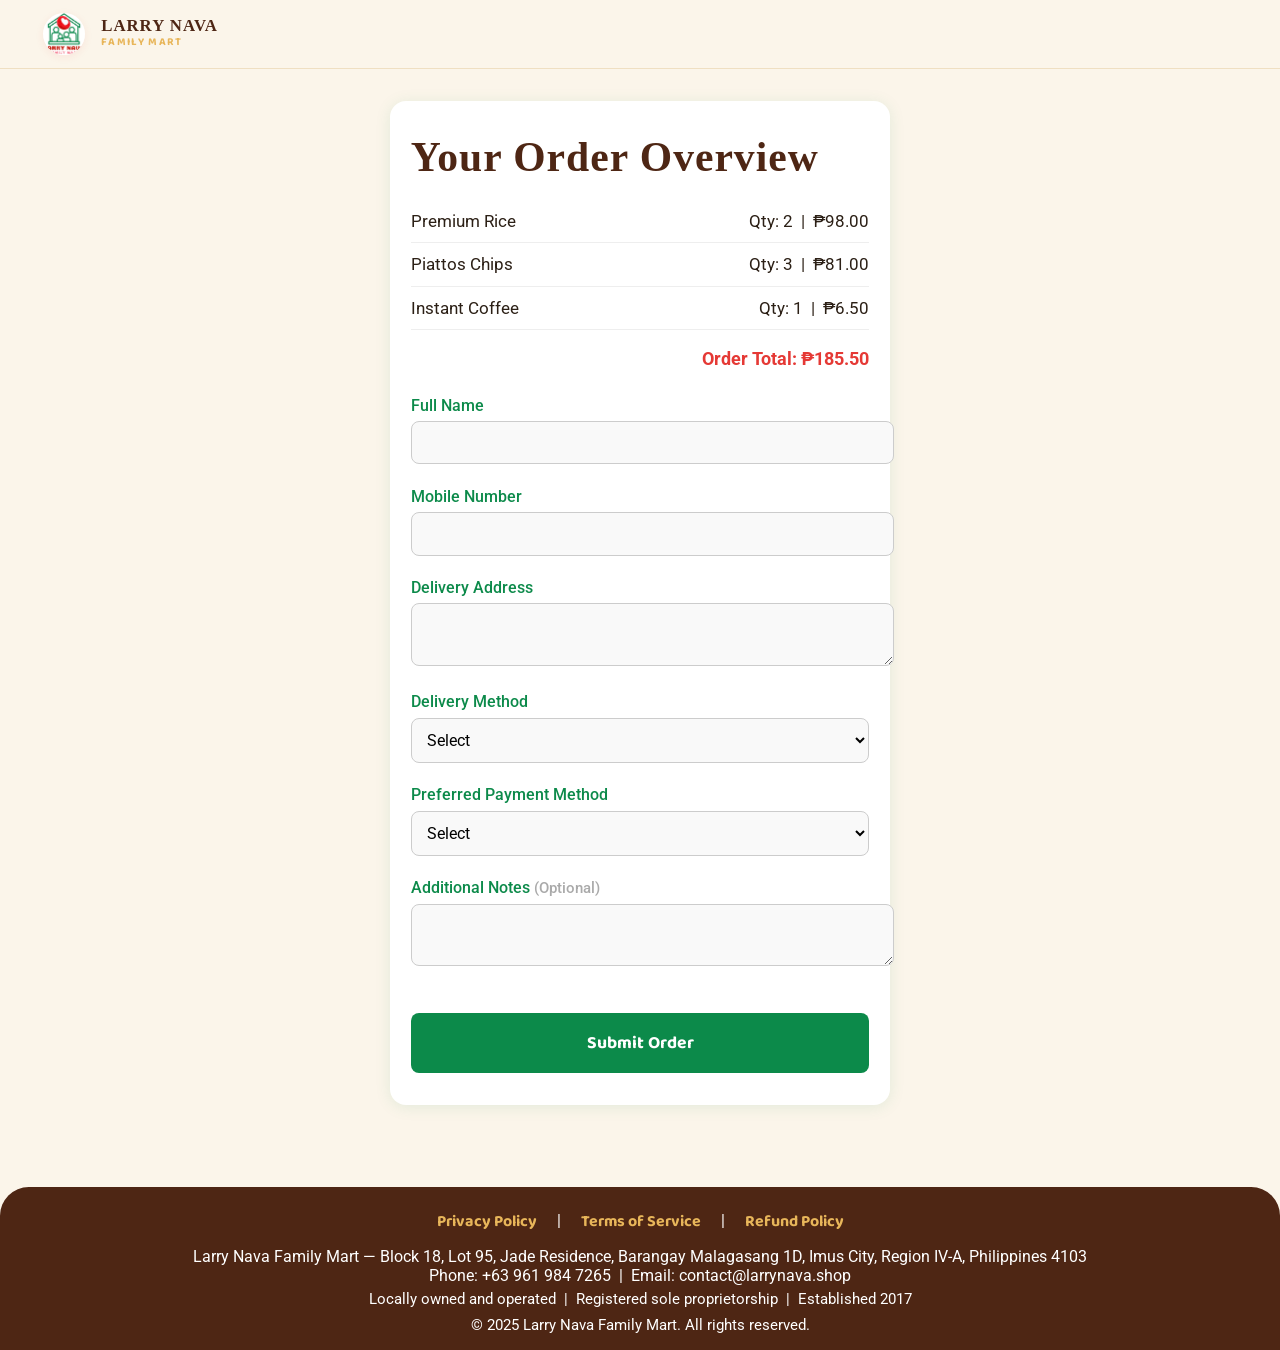
<file: order-summary.html>
<!DOCTYPE html>
<html lang="en">
<head>
    <meta charset="UTF-8">
    <title>Order Summary | Larry Nava Family Mart</title>
    <meta name="viewport" content="width=device-width, initial-scale=1.0">
    <meta name="description" content="Review and confirm your order at Larry Nava Family Mart. See your order summary, provide delivery details, and complete your purchase securely.">
    <link rel="icon" href="image/LOGO.png" type="image/png">
    <link href="https://fonts.googleapis.com/css?family=Baloo+2:700|Roboto:400,700&display=swap" rel="stylesheet">
    <style>
        :root {
            --brand-green: #0C8A4A;
            --brand-red: #E53935;
            --brand-pink: #F48FB1;
            --brand-bg: #F9F9F9;
            --brand-light: #FFF;
            --brand-accent: #FFECB3;
            --font-title: 'Baloo 2', 'Roboto', Arial, sans-serif;
            --font-body: 'Roboto', Arial, sans-serif;
        }
        html, body {
            margin: 0;
            padding: 0;
            background: var(--brand-bg);
            color: #212121;
            font-family: var(--font-body);
            min-height: 100vh;
            width: 100vw;
        }
        header {
            background: var(--brand-light);
            box-shadow: 0 1px 8px rgba(12,138,74,0.08);
            display: flex;
            align-items: center;
            justify-content: space-between;
            padding: 0.6rem 0;
            position: sticky;
            top: 0;
            z-index: 100;
        }
        .logo-area {
            display: flex;
            align-items: center;
        }
        .logo-area img {
            height: 56px;
            width: 56px;
            margin-left: 1.2rem;
            margin-right: 1rem;
            background: transparent;
            border-radius: 12px;
            box-shadow: 0 2px 8px rgba(229,57,53,0.08);
        }
        .brand-text {
            display: flex;
            flex-direction: column;
            justify-content: center;
        }
        .brand-title {
            font-family: var(--font-title);
            font-size: 1.45rem;
            letter-spacing: 1px;
            color: var(--brand-red);
            font-weight: 700;
            margin-bottom: -0.2rem;
        }
        .brand-subtitle {
            font-family: var(--font-title);
            font-size: 1.05rem;
            color: var(--brand-green);
            letter-spacing: 1px;
            font-weight: 700;
        }
        main {
            max-width: 500px;
            margin: 0 auto;
            padding: 2rem 1rem 1rem 1rem;
        }
        .summary-container {
            background: var(--brand-light);
            border-radius: 16px;
            box-shadow: 0 2px 16px rgba(12,138,74,0.10);
            padding: 2rem 1.3rem 2rem 1.3rem;
            margin-bottom: 2rem;
        }
        .section-title {
            font-family: var(--font-title);
            color: var(--brand-green);
            font-size: 1.5rem;
            font-weight: 700;
            letter-spacing: 1px;
            margin-bottom: 1.1rem;
            text-align: left;
        }
        .order-list {
            list-style: none;
            padding: 0;
            margin-bottom: 1.1rem;
        }
        .order-list li {
            display: flex;
            justify-content: space-between;
            align-items: center;
            border-bottom: 1px solid #eee;
            padding: 0.7rem 0;
            font-size: 1.07rem;
        }
        .order-total {
            font-weight: bold;
            color: var(--brand-red);
            font-size: 1.12rem;
            text-align: right;
            margin-top: 0.5rem;
            margin-bottom: 0.8rem;
        }
        form {
            margin-top: 1.7rem;
        }
        .form-group {
            margin-bottom: 1.2rem;
        }
        label {
            font-weight: 500;
            color: var(--brand-green);
            display: block;
            margin-bottom: 0.4rem;
        }
        input, select, textarea {
            width: 100%;
            padding: 0.7rem 0.7rem;
            border: 1px solid #ccc;
            border-radius: 8px;
            font-size: 1rem;
            font-family: var(--font-body);
            margin-bottom: 0.2rem;
            background: var(--brand-bg);
        }
        input:focus, select:focus, textarea:focus {
            outline: 2px solid var(--brand-green);
        }
        .checkout-btn {
            width: 100%;
            background: var(--brand-green);
            color: #fff;
            border: none;
            border-radius: 8px;
            padding: 1rem;
            font-size: 1.1rem;
            font-family: var(--font-title);
            font-weight: 700;
            cursor: pointer;
            margin-top: 1.3rem;
            transition: background 0.2s;
        }
        .checkout-btn:hover {
            background: #0a6d3b;
        }
        .confirmation {
            background: var(--brand-accent);
            border-radius: 12px;
            padding: 1.3rem 1rem;
            color: #212121;
            font-size: 1.09rem;
            margin-top: 1.7rem;
            box-shadow: 0 2px 8px rgba(12,138,74,0.07);
        }
        .confirmation strong {
            color: var(--brand-green);
        }
        footer {
            background: var(--brand-green);
            color: #fff;
            text-align: center;
            padding: 1.4rem 0 1rem 0;
            margin-top: 2.1rem;
            font-size: 1rem;
        }
        .footer-links a {
            color: var(--brand-red);
            text-decoration: none;
            margin: 0 1rem;
            font-family: var(--font-title);
            font-weight: 700;
            font-size: 1rem;
        }
        .footer-links a:hover {
            text-decoration: underline;
        }
        @media (max-width: 600px) {
            header {
                padding: 0.3rem 0;
            }
            .logo-area img {
                height: 40px;
                width: 40px;
                margin-left: 0.7rem;
                margin-right: 0.6rem;
            }
            .brand-title {
                font-size: 1.05rem;
            }
            .brand-subtitle {
                font-size: 0.82rem;
            }
            main {
                padding: 1rem 0.2rem 0.7rem 0.2rem;
            }
            .summary-container {
                padding: 1.1rem 0.4rem 1.1rem 0.4rem;
            }
        }
    </style>
  <link rel="stylesheet" href="polish.css">
</head>
<body>
    <header>
        <div class="logo-area">
            <img src="image/LOGO.png" alt="Larry Nava Family Mart Logo">
            <div class="brand-text">
                <span class="brand-title">LARRY NAVA</span>
                <span class="brand-subtitle">FAMILY MART</span>
            </div>
        </div>
    </header>
    <main>
        <div class="summary-container">
            <div class="section-title">Your Order Overview</div>
            <ul class="order-list" id="order-list">
                <!-- Order items will be injected here by script -->
            </ul>
            <div class="order-total" id="order-total"></div>
            <form id="order-form" autocomplete="on">
                <div class="form-group">
                    <label for="customer-name">Full Name</label>
                    <input type="text" id="customer-name" name="customerName" required>
                </div>
                <div class="form-group">
                    <label for="customer-phone">Mobile Number</label>
                    <input type="tel" id="customer-phone" name="customerPhone" required pattern="^(09|\+639)\d{9}$">
                </div>
                <div class="form-group">
                    <label for="customer-address">Delivery Address</label>
                    <textarea id="customer-address" name="customerAddress" required rows="2"></textarea>
                </div>
                <div class="form-group">
                    <label for="delivery-method">Delivery Method</label>
                    <select id="delivery-method" name="deliveryMethod" required>
                        <option value="">Select</option>
                        <option value="pickup">Pickup at Store</option>
                        <option value="delivery">Delivery (Barangay Malagasang 1D only)</option>
                    </select>
                </div>
                <div class="form-group">
                    <label for="payment-method">Preferred Payment Method</label>
                    <select id="payment-method" name="paymentMethod" required>
                        <option value="">Select</option>
                        <option value="gcash">GCash</option>
                        <option value="paymaya">PayMaya</option>
                        <option value="card">Debit/Credit Card</option>
                        <option value="cash">Cash on Delivery</option>
                    </select>
                </div>
                <div class="form-group">
                    <label for="order-notes">Additional Notes <span style="color:#aaa;font-size:0.95em;">(Optional)</span></label>
                    <textarea id="order-notes" name="orderNotes" rows="2"></textarea>
                </div>
                <button type="submit" class="checkout-btn">Submit Order</button>
            </form>
            <div class="confirmation" id="confirmation" style="display:none;">
                <strong>Order Received!</strong><br><br>
                Thank you for placing your order with Larry Nava Family Mart.<br>
                One of our team members will soon contact you to verify your order details, including product availability and preferences such as color or flavor. Please confirm these details when contacted.<br><br>
                After your confirmation, we will send you a secure payment link based on your chosen payment method. Kindly complete the payment within <strong>24 hours</strong> to avoid automatic cancellation.<br>
                If you have any questions or need assistance, feel free to reach out.<br><br>
                <strong>We appreciate your trust and look forward to serving you!</strong>
            </div>
        </div>
    </main>
    <footer>
        <div class="footer-links">
            <a href="privacy-policy.html">Privacy Policy</a> |
            <a href="terms.html">Terms of Service</a> |
            <a href="refund-policy.html">Refund Policy</a>
        </div>
        <div style="margin-top:0.8rem;">
            Larry Nava Family Mart &mdash; Block 18, Lot 95, Jade Residence, Barangay Malagasang 1D, Imus City, Region IV-A, Philippines 4103<br>
            Phone: +63 961 984 7265 &nbsp;|&nbsp; Email: contact@larrynava.shop
        </div>
        <div style="margin-top:0.3rem;font-size:0.95rem;">
            Locally owned and operated &nbsp;|&nbsp; Registered sole proprietorship &nbsp;|&nbsp; Established 2017
        </div>
        <div style="margin-top:0.5rem;font-size:0.95rem;">
            &copy; 2025 Larry Nava Family Mart. All rights reserved.
        </div>
    </footer>
    <script>
        // Sample order data for demonstration. In production, replace with actual order data from cart/session.
        var orderItems = [
            { name: "Premium Rice", qty: 2, price: 49 },
            { name: "Piattos Chips", qty: 3, price: 27 },
            { name: "Instant Coffee", qty: 1, price: 6.5 }
        ];

        function renderOrderSummary() {
            var list = document.getElementById('order-list');
            var totalDiv = document.getElementById('order-total');
            list.innerHTML = '';
            let total = 0;
            orderItems.forEach(function(item) {
                let li = document.createElement('li');
                li.innerHTML = `<span>${item.name}</span><span>Qty: ${item.qty} &nbsp;|&nbsp; ₱${(item.price * item.qty).toFixed(2)}</span>`;
                list.appendChild(li);
                total += item.qty * item.price;
            });
            totalDiv.textContent = 'Order Total: ₱' + total.toFixed(2);
        }
        renderOrderSummary();

        document.getElementById('order-form').addEventListener('submit', function(e){
            e.preventDefault();
            // Could validate and send data here!
            document.getElementById('order-form').style.display = 'none';
            document.getElementById('confirmation').style.display = 'block';
            window.scrollTo({ top: 0, behavior: 'smooth' });
        });
    </script>
</body>
</html>
</file>
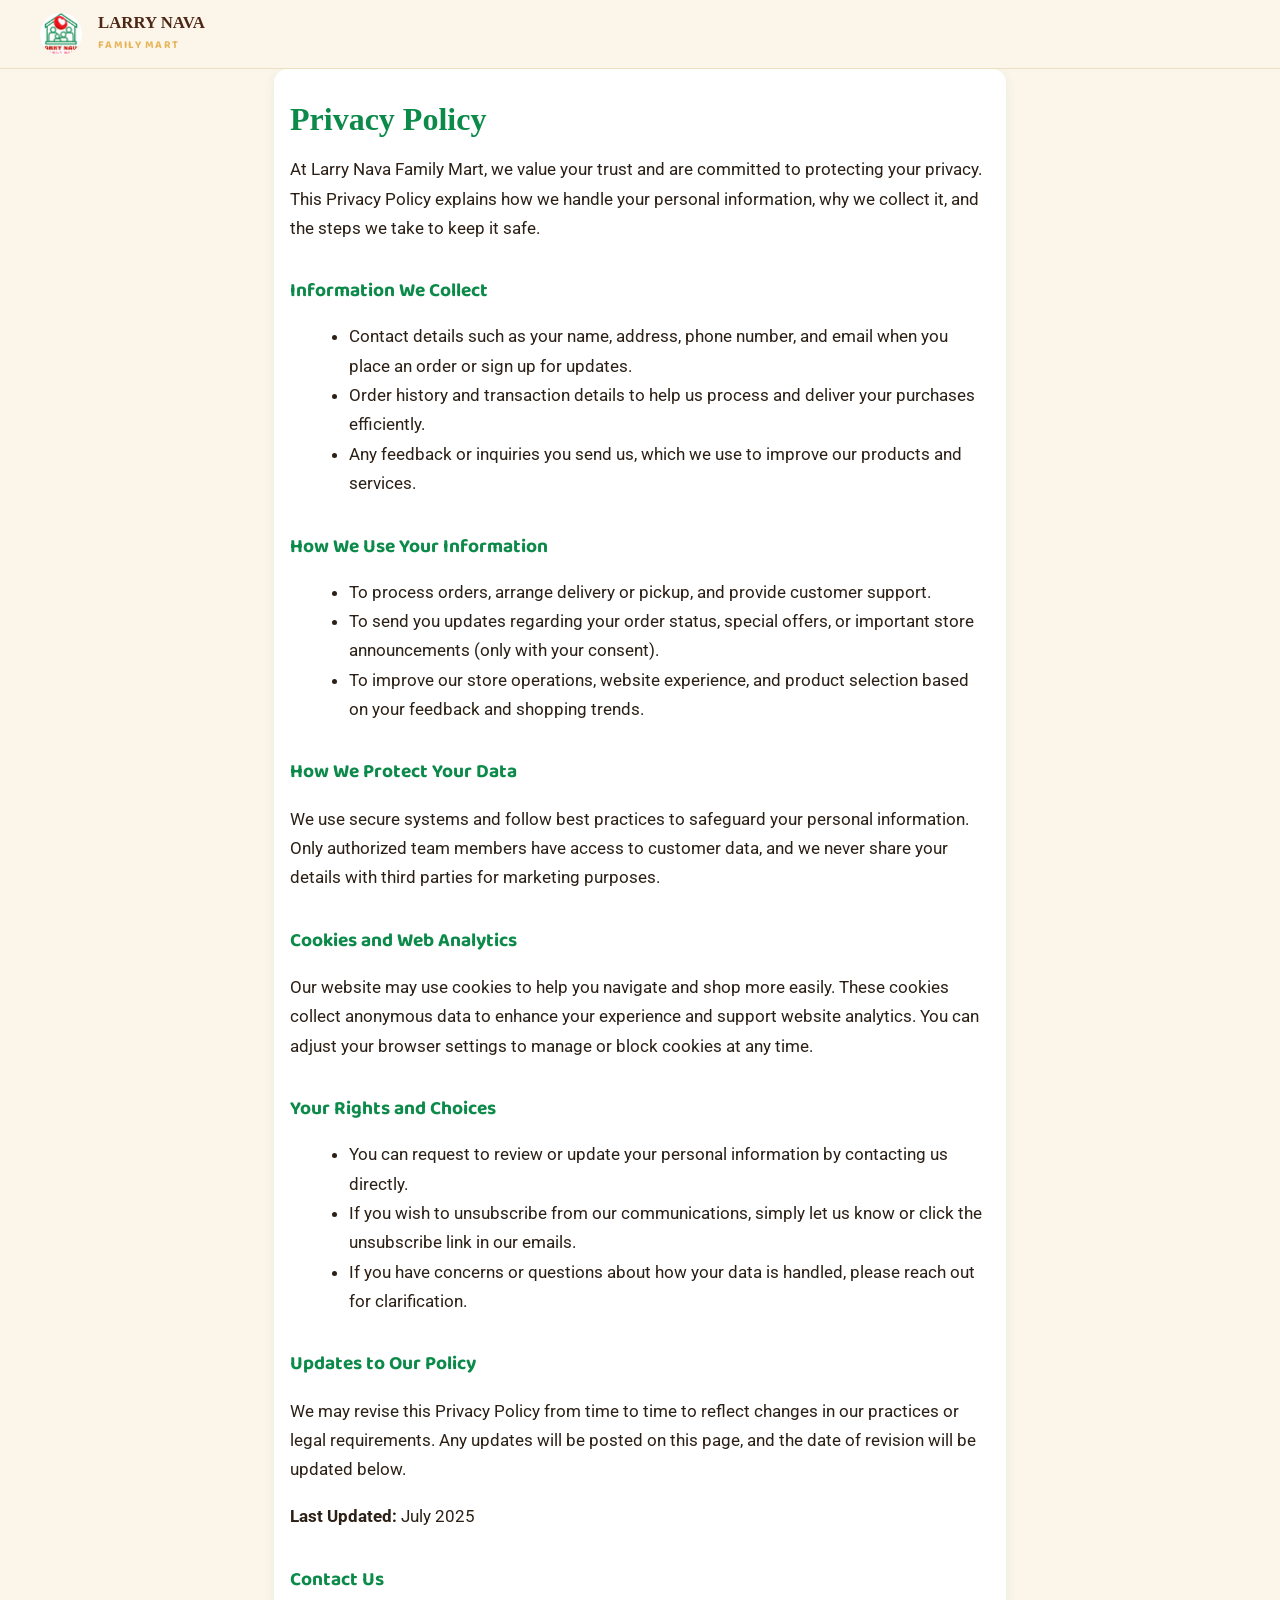
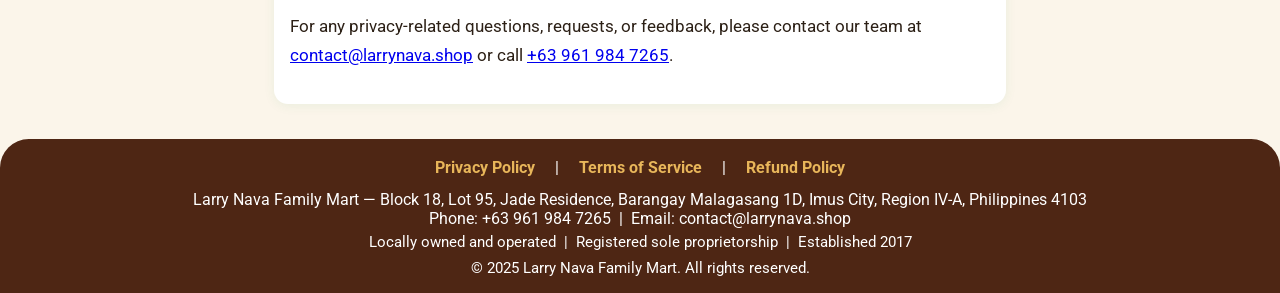
<file: privacy-policy.html>
<!DOCTYPE html>
<html lang="en">
<head>
    <meta charset="UTF-8">
    <title>Privacy Policy | Larry Nava Family Mart</title>
    <meta name="viewport" content="width=device-width, initial-scale=1.0">
    <meta name="description" content="Larry Nava Family Mart Privacy Policy. Learn how we protect your personal data and keep your information secure.">
    <link rel="icon" href="image/LOGO.png" type="image/png">
    <link href="https://fonts.googleapis.com/css?family=Baloo+2:700|Roboto:400,700&display=swap" rel="stylesheet">
    <style>
        :root {
            --brand-green: #0C8A4A;
            --brand-red: #E53935;
            --brand-bg: #F9F9F9;
            --brand-light: #FFF;
            --font-title: 'Baloo 2', 'Roboto', Arial, sans-serif;
            --font-body: 'Roboto', Arial, sans-serif;
        }
        html, body {
            margin: 0;
            padding: 0;
            background: var(--brand-bg);
            color: #212121;
            font-family: var(--font-body);
            min-height: 100vh;
        }
        header {
            background: var(--brand-light);
            box-shadow: 0 1px 8px rgba(12,138,74,0.08);
            padding: 0.7rem 0;
            display: flex;
            align-items: center;
            justify-content: space-between;
        }
        .logo-area {
            display: flex;
            align-items: center;
        }
        .logo-area img {
            height: 46px;
            width: 46px;
            margin-left: 1rem;
            margin-right: 1rem;
            border-radius: 12px;
        }
        .brand-title {
            font-family: var(--font-title);
            font-size: 1.2rem;
            color: var(--brand-red);
            font-weight: 700;
        }
        .brand-subtitle {
            font-family: var(--font-title);
            font-size: 1rem;
            color: var(--brand-green);
            font-weight: 700;
        }
        main {
            max-width: 700px;
            margin: 0 auto;
            padding: 2rem 1rem 1rem 1rem;
            background: var(--brand-light);
            border-radius: 14px;
            box-shadow: 0 2px 12px rgba(12,138,74,0.07);
        }
        h1 {
            font-family: var(--font-title);
            color: var(--brand-green);
            font-size: 2rem;
            font-weight: 700;
            margin-top: 0;
            margin-bottom: 1.1rem;
        }
        h2 {
            font-family: var(--font-title);
            color: var(--brand-green);
            font-size: 1.2rem;
            margin-top: 2rem;
            margin-bottom: 0.7rem;
            font-weight: 700;
        }
        p, ul {
            font-size: 1.08rem;
            line-height: 1.7;
        }
        ul {
            margin: 1rem 0 1rem 1.2rem;
        }
        footer {
            background: var(--brand-green);
            color: #fff;
            text-align: center;
            padding: 1.2rem 0 1rem 0;
            margin-top: 2.2rem;
            font-size: 1rem;
        }
        .footer-links a {
            color: var(--brand-red);
            text-decoration: none;
            margin: 0 1rem;
            font-weight: 700;
            font-size: 1rem;
        }
        .footer-links a:hover {
            text-decoration: underline;
        }
        @media (max-width: 600px) {
            main {padding: 1rem 0.3rem;}
            header {padding: 0.4rem 0;}
            .logo-area img {height: 30px; width: 30px; margin-left: 0.4rem; margin-right: 0.5rem;}
            .brand-title {font-size: 1rem;}
            .brand-subtitle {font-size: 0.7rem;}
        }
    </style>
  <link rel="stylesheet" href="polish.css">
</head>
<body>
    <header>
        <div class="logo-area">
            <img src="image/LOGO.png" alt="Larry Nava Family Mart Logo">
            <div>
                <span class="brand-title">LARRY NAVA</span><br>
                <span class="brand-subtitle">FAMILY MART</span>
            </div>
        </div>
    </header>
    <main>
        <h1>Privacy Policy</h1>
        <p>
            At Larry Nava Family Mart, we value your trust and are committed to protecting your privacy. This Privacy Policy explains how we handle your personal information, why we collect it, and the steps we take to keep it safe.
        </p>
        <h2>Information We Collect</h2>
        <ul>
            <li>Contact details such as your name, address, phone number, and email when you place an order or sign up for updates.</li>
            <li>Order history and transaction details to help us process and deliver your purchases efficiently.</li>
            <li>Any feedback or inquiries you send us, which we use to improve our products and services.</li>
        </ul>
        <h2>How We Use Your Information</h2>
        <ul>
            <li>To process orders, arrange delivery or pickup, and provide customer support.</li>
            <li>To send you updates regarding your order status, special offers, or important store announcements (only with your consent).</li>
            <li>To improve our store operations, website experience, and product selection based on your feedback and shopping trends.</li>
        </ul>
        <h2>How We Protect Your Data</h2>
        <p>
            We use secure systems and follow best practices to safeguard your personal information. Only authorized team members have access to customer data, and we never share your details with third parties for marketing purposes.
        </p>
        <h2>Cookies and Web Analytics</h2>
        <p>
            Our website may use cookies to help you navigate and shop more easily. These cookies collect anonymous data to enhance your experience and support website analytics. You can adjust your browser settings to manage or block cookies at any time.
        </p>
        <h2>Your Rights and Choices</h2>
        <ul>
            <li>You can request to review or update your personal information by contacting us directly.</li>
            <li>If you wish to unsubscribe from our communications, simply let us know or click the unsubscribe link in our emails.</li>
            <li>If you have concerns or questions about how your data is handled, please reach out for clarification.</li>
        </ul>
        <h2>Updates to Our Policy</h2>
        <p>
            We may revise this Privacy Policy from time to time to reflect changes in our practices or legal requirements. Any updates will be posted on this page, and the date of revision will be updated below.
        </p>
        <p>
            <strong>Last Updated:</strong> July 2025
        </p>
        <h2>Contact Us</h2>
        <p>
            For any privacy-related questions, requests, or feedback, please contact our team at <a href="mailto:contact@larrynava.shop">contact@larrynava.shop</a> or call <a href="tel:+639619847265">+63 961 984 7265</a>.
        </p>
    </main>
    <footer>
        <div class="footer-links">
            <a href="privacy-policy.html">Privacy Policy</a> |
            <a href="terms.html">Terms of Service</a> |
            <a href="refund-policy.html">Refund Policy</a>
        </div>
        <div style="margin-top:0.8rem;">
            Larry Nava Family Mart &mdash; Block 18, Lot 95, Jade Residence, Barangay Malagasang 1D, Imus City, Region IV-A, Philippines 4103<br>
            Phone: +63 961 984 7265 &nbsp;|&nbsp; Email: contact@larrynava.shop
        </div>
        <div style="margin-top:0.3rem;font-size:0.95rem;">
            Locally owned and operated &nbsp;|&nbsp; Registered sole proprietorship &nbsp;|&nbsp; Established 2017
        </div>
        <div style="margin-top:0.5rem;font-size:0.95rem;">
            &copy; 2025 Larry Nava Family Mart. All rights reserved.
        </div>
    </footer>
</body>
</html>
</file>
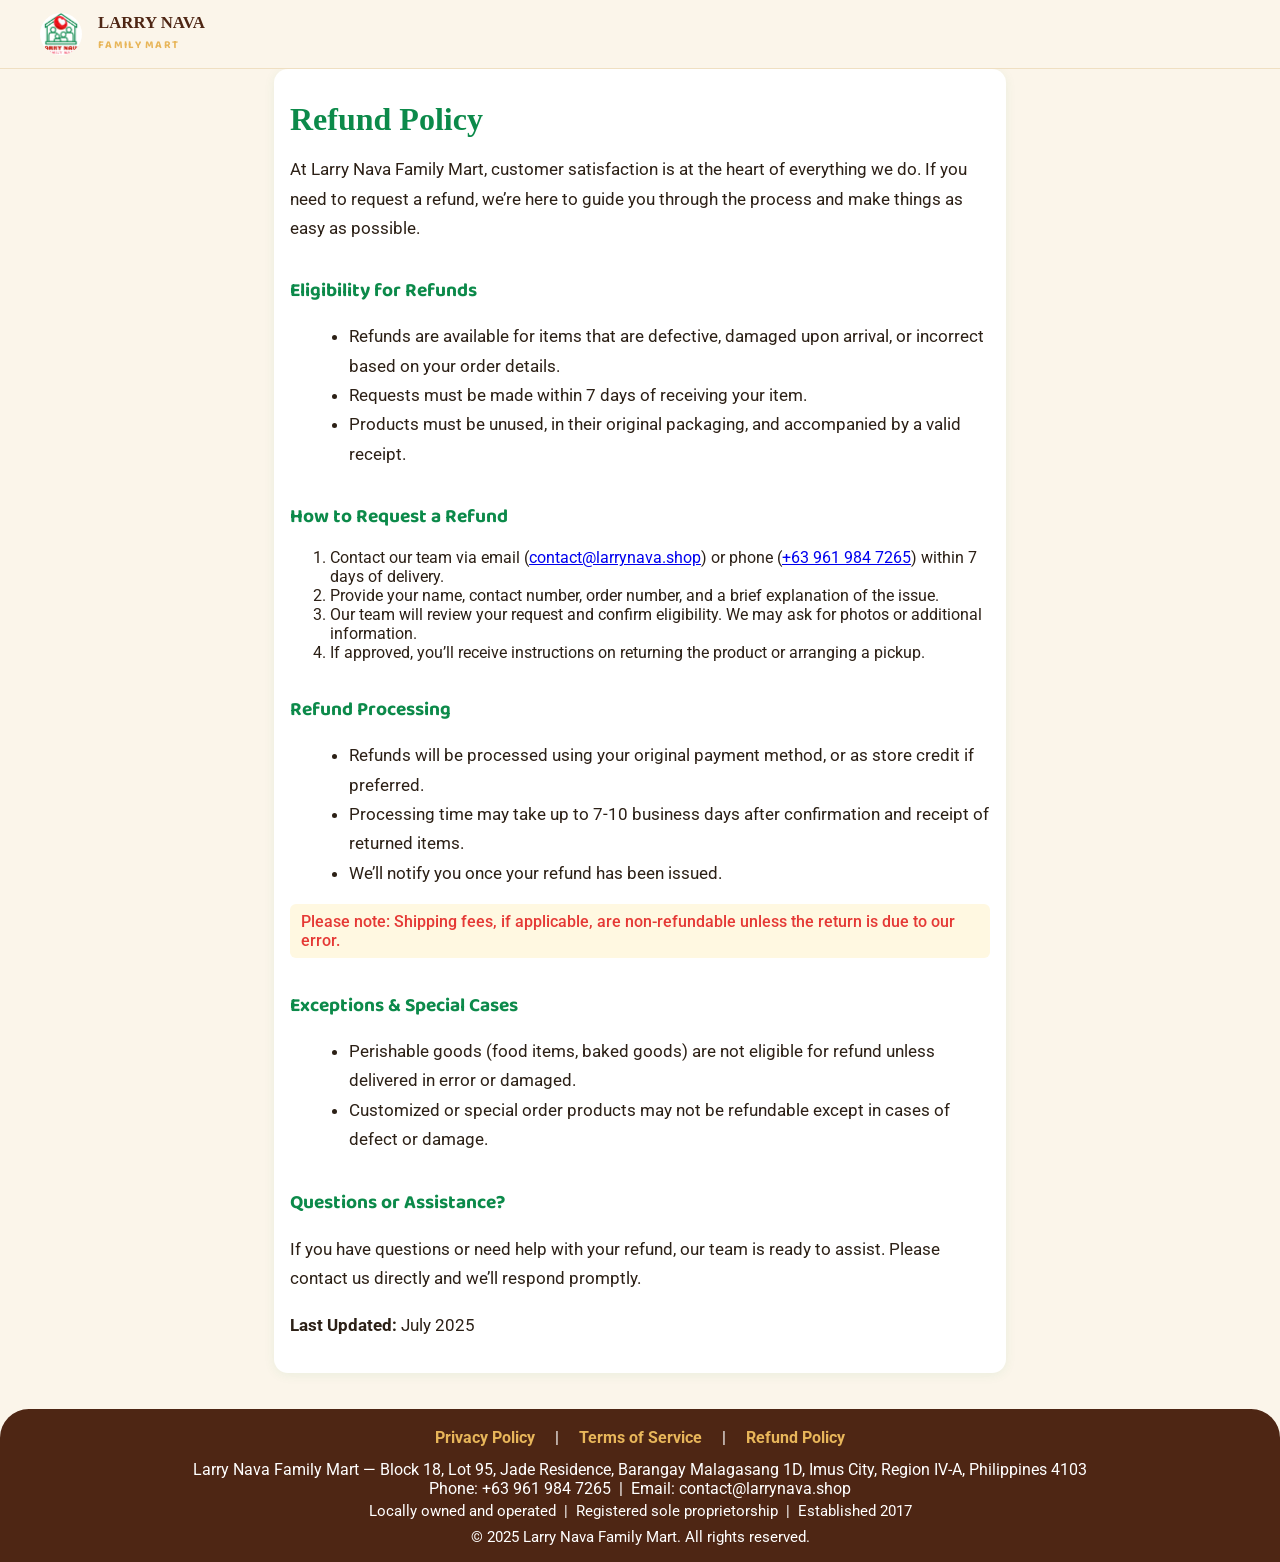
<file: refund-policy.html>
<!DOCTYPE html>
<html lang="en">
<head>
    <meta charset="UTF-8">
    <title>Refund Policy | Larry Nava Family Mart</title>
    <meta name="viewport" content="width=device-width, initial-scale=1.0">
    <meta name="description" content="Larry Nava Family Mart Refund Policy. Learn how to request a refund and our process for returns.">
    <link rel="icon" href="image/LOGO.png" type="image/png">
    <link href="https://fonts.googleapis.com/css?family=Baloo+2:700|Roboto:400,700&display=swap" rel="stylesheet">
    <style>
        :root {
            --brand-green: #0C8A4A;
            --brand-red: #E53935;
            --brand-bg: #F9F9F9;
            --brand-light: #FFF;
            --font-title: 'Baloo 2', 'Roboto', Arial, sans-serif;
            --font-body: 'Roboto', Arial, sans-serif;
        }
        html, body {
            margin: 0;
            padding: 0;
            background: var(--brand-bg);
            color: #212121;
            font-family: var(--font-body);
            min-height: 100vh;
        }
        header {
            background: var(--brand-light);
            box-shadow: 0 1px 8px rgba(12,138,74,0.08);
            padding: 0.7rem 0;
            display: flex;
            align-items: center;
            justify-content: space-between;
        }
        .logo-area {
            display: flex;
            align-items: center;
        }
        .logo-area img {
            height: 46px;
            width: 46px;
            margin-left: 1rem;
            margin-right: 1rem;
            border-radius: 12px;
        }
        .brand-title {
            font-family: var(--font-title);
            font-size: 1.2rem;
            color: var(--brand-red);
            font-weight: 700;
        }
        .brand-subtitle {
            font-family: var(--font-title);
            font-size: 1rem;
            color: var(--brand-green);
            font-weight: 700;
        }
        main {
            max-width: 700px;
            margin: 0 auto;
            padding: 2rem 1rem 1rem 1rem;
            background: var(--brand-light);
            border-radius: 14px;
            box-shadow: 0 2px 12px rgba(12,138,74,0.07);
        }
        h1 {
            font-family: var(--font-title);
            color: var(--brand-green);
            font-size: 2rem;
            font-weight: 700;
            margin-top: 0;
            margin-bottom: 1.1rem;
        }
        h2 {
            font-family: var(--font-title);
            color: var(--brand-green);
            font-size: 1.2rem;
            margin-top: 2rem;
            margin-bottom: 0.7rem;
            font-weight: 700;
        }
        p, ul {
            font-size: 1.08rem;
            line-height: 1.7;
        }
        ul {
            margin: 1rem 0 1rem 1.2rem;
        }
        .highlight {
            background: #FFF8E1;
            border-radius: 6px;
            padding: 0.5rem 0.7rem;
            font-weight: 500;
            color: var(--brand-red);
        }
        footer {
            background: var(--brand-green);
            color: #fff;
            text-align: center;
            padding: 1.2rem 0 1rem 0;
            margin-top: 2.2rem;
            font-size: 1rem;
        }
        .footer-links a {
            color: var(--brand-red);
            text-decoration: none;
            margin: 0 1rem;
            font-weight: 700;
            font-size: 1rem;
        }
        .footer-links a:hover {
            text-decoration: underline;
        }
        @media (max-width: 600px) {
            main {padding: 1rem 0.3rem;}
            header {padding: 0.4rem 0;}
            .logo-area img {height: 30px; width: 30px; margin-left: 0.4rem; margin-right: 0.5rem;}
            .brand-title {font-size: 1rem;}
            .brand-subtitle {font-size: 0.7rem;}
        }
    </style>
  <link rel="stylesheet" href="polish.css">
</head>
<body>
    <header>
        <div class="logo-area">
            <img src="image/LOGO.png" alt="Larry Nava Family Mart Logo">
            <div>
                <span class="brand-title">LARRY NAVA</span><br>
                <span class="brand-subtitle">FAMILY MART</span>
            </div>
        </div>
    </header>
    <main>
        <h1>Refund Policy</h1>
        <p>
            At Larry Nava Family Mart, customer satisfaction is at the heart of everything we do. If you need to request a refund, we’re here to guide you through the process and make things as easy as possible.
        </p>
        <h2>Eligibility for Refunds</h2>
        <ul>
            <li>Refunds are available for items that are defective, damaged upon arrival, or incorrect based on your order details.</li>
            <li>Requests must be made within 7 days of receiving your item.</li>
            <li>Products must be unused, in their original packaging, and accompanied by a valid receipt.</li>
        </ul>
        <h2>How to Request a Refund</h2>
        <ol>
            <li>Contact our team via email (<a href="mailto:contact@larrynava.shop">contact@larrynava.shop</a>) or phone (<a href="tel:+639619847265">+63 961 984 7265</a>) within 7 days of delivery.</li>
            <li>Provide your name, contact number, order number, and a brief explanation of the issue.</li>
            <li>Our team will review your request and confirm eligibility. We may ask for photos or additional information.</li>
            <li>If approved, you’ll receive instructions on returning the product or arranging a pickup.</li>
        </ol>
        <h2>Refund Processing</h2>
        <ul>
            <li>Refunds will be processed using your original payment method, or as store credit if preferred.</li>
            <li>Processing time may take up to 7-10 business days after confirmation and receipt of returned items.</li>
            <li>We’ll notify you once your refund has been issued.</li>
        </ul>
        <div class="highlight">
            Please note: Shipping fees, if applicable, are non-refundable unless the return is due to our error.
        </div>
        <h2>Exceptions & Special Cases</h2>
        <ul>
            <li>Perishable goods (food items, baked goods) are not eligible for refund unless delivered in error or damaged.</li>
            <li>Customized or special order products may not be refundable except in cases of defect or damage.</li>
        </ul>
        <h2>Questions or Assistance?</h2>
        <p>
            If you have questions or need help with your refund, our team is ready to assist. Please contact us directly and we’ll respond promptly.
        </p>
        <p>
            <strong>Last Updated:</strong> July 2025
        </p>
    </main>
    <footer>
        <div class="footer-links">
            <a href="privacy-policy.html">Privacy Policy</a> |
            <a href="terms.html">Terms of Service</a> |
            <a href="refund-policy.html">Refund Policy</a>
        </div>
        <div style="margin-top:0.8rem;">
            Larry Nava Family Mart &mdash; Block 18, Lot 95, Jade Residence, Barangay Malagasang 1D, Imus City, Region IV-A, Philippines 4103<br>
            Phone: +63 961 984 7265 &nbsp;|&nbsp; Email: contact@larrynava.shop
        </div>
        <div style="margin-top:0.3rem;font-size:0.95rem;">
            Locally owned and operated &nbsp;|&nbsp; Registered sole proprietorship &nbsp;|&nbsp; Established 2017
        </div>
        <div style="margin-top:0.5rem;font-size:0.95rem;">
            &copy; 2025 Larry Nava Family Mart. All rights reserved.
        </div>
    </footer>
</body>
</html>
</file>
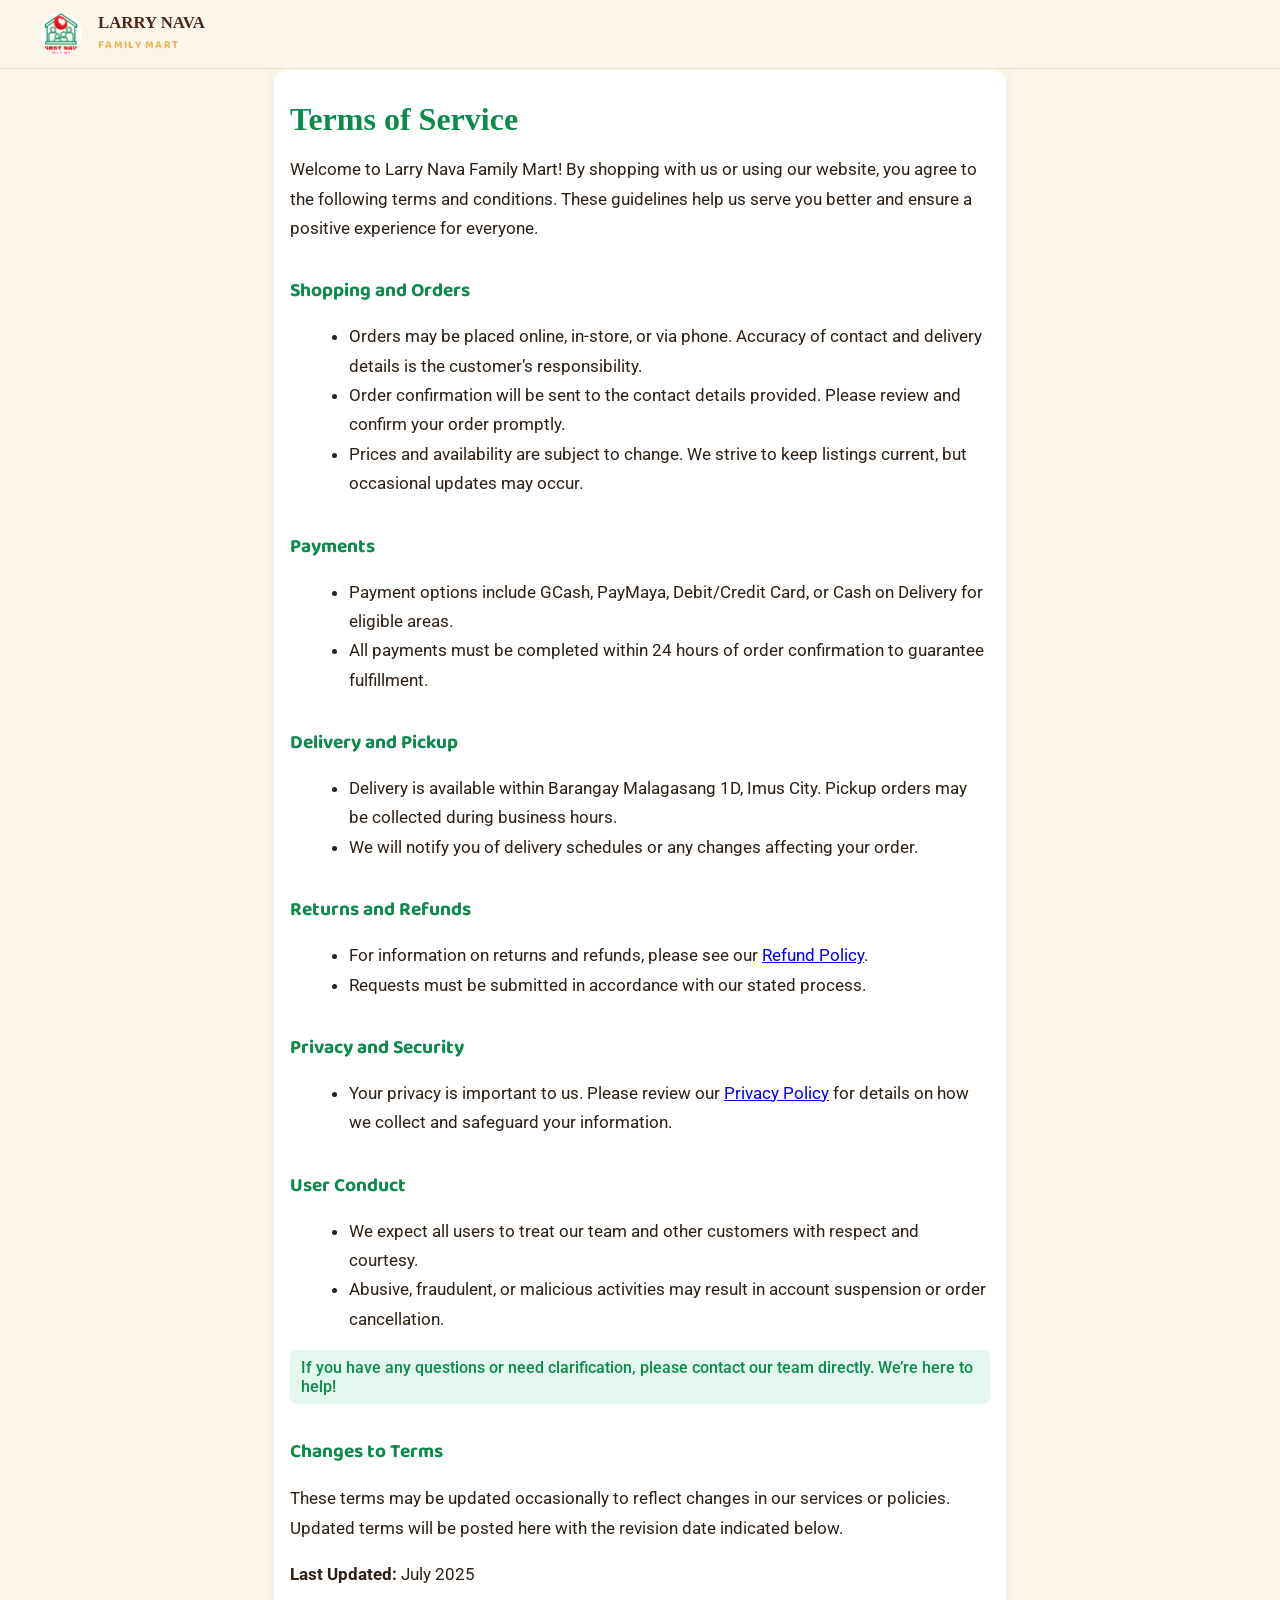
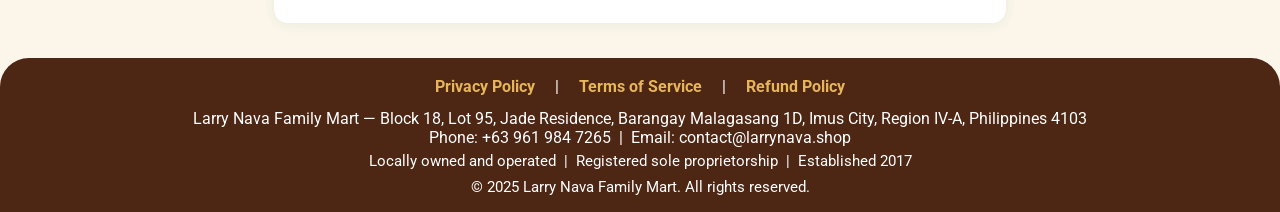
<file: terms.html>
<!DOCTYPE html>
<html lang="en">
<head>
    <meta charset="UTF-8">
    <title>Terms of Service | Larry Nava Family Mart</title>
    <meta name="viewport" content="width=device-width, initial-scale=1.0">
    <meta name="description" content="Larry Nava Family Mart Terms of Service. Understand your rights and responsibilities when shopping or using our services.">
    <link rel="icon" href="image/LOGO.png" type="image/png">
    <link href="https://fonts.googleapis.com/css?family=Baloo+2:700|Roboto:400,700&display=swap" rel="stylesheet">
    <style>
        :root {
            --brand-green: #0C8A4A;
            --brand-red: #E53935;
            --brand-bg: #F9F9F9;
            --brand-light: #FFF;
            --font-title: 'Baloo 2', 'Roboto', Arial, sans-serif;
            --font-body: 'Roboto', Arial, sans-serif;
        }
        html, body {
            margin: 0;
            padding: 0;
            background: var(--brand-bg);
            color: #212121;
            font-family: var(--font-body);
            min-height: 100vh;
        }
        header {
            background: var(--brand-light);
            box-shadow: 0 1px 8px rgba(12,138,74,0.08);
            padding: 0.7rem 0;
            display: flex;
            align-items: center;
            justify-content: space-between;
        }
        .logo-area {
            display: flex;
            align-items: center;
        }
        .logo-area img {
            height: 46px;
            width: 46px;
            margin-left: 1rem;
            margin-right: 1rem;
            border-radius: 12px;
        }
        .brand-title {
            font-family: var(--font-title);
            font-size: 1.2rem;
            color: var(--brand-red);
            font-weight: 700;
        }
        .brand-subtitle {
            font-family: var(--font-title);
            font-size: 1rem;
            color: var(--brand-green);
            font-weight: 700;
        }
        main {
            max-width: 700px;
            margin: 0 auto;
            padding: 2rem 1rem 1rem 1rem;
            background: var(--brand-light);
            border-radius: 14px;
            box-shadow: 0 2px 12px rgba(12,138,74,0.07);
        }
        h1 {
            font-family: var(--font-title);
            color: var(--brand-green);
            font-size: 2rem;
            font-weight: 700;
            margin-top: 0;
            margin-bottom: 1.1rem;
        }
        h2 {
            font-family: var(--font-title);
            color: var(--brand-green);
            font-size: 1.2rem;
            margin-top: 2rem;
            margin-bottom: 0.7rem;
            font-weight: 700;
        }
        p, ul {
            font-size: 1.08rem;
            line-height: 1.7;
        }
        ul {
            margin: 1rem 0 1rem 1.2rem;
        }
        .highlight {
            background: #E3F7EF;
            border-radius: 6px;
            padding: 0.5rem 0.7rem;
            font-weight: 500;
            color: var(--brand-green);
        }
        footer {
            background: var(--brand-green);
            color: #fff;
            text-align: center;
            padding: 1.2rem 0 1rem 0;
            margin-top: 2.2rem;
            font-size: 1rem;
        }
        .footer-links a {
            color: var(--brand-red);
            text-decoration: none;
            margin: 0 1rem;
            font-weight: 700;
            font-size: 1rem;
        }
        .footer-links a:hover {
            text-decoration: underline;
        }
        @media (max-width: 600px) {
            main {padding: 1rem 0.3rem;}
            header {padding: 0.4rem 0;}
            .logo-area img {height: 30px; width: 30px; margin-left: 0.4rem; margin-right: 0.5rem;}
            .brand-title {font-size: 1rem;}
            .brand-subtitle {font-size: 0.7rem;}
        }
    </style>
  <link rel="stylesheet" href="polish.css">
</head>
<body>
    <header>
        <div class="logo-area">
            <img src="image/LOGO.png" alt="Larry Nava Family Mart Logo">
            <div>
                <span class="brand-title">LARRY NAVA</span><br>
                <span class="brand-subtitle">FAMILY MART</span>
            </div>
        </div>
    </header>
    <main>
        <h1>Terms of Service</h1>
        <p>
            Welcome to Larry Nava Family Mart! By shopping with us or using our website, you agree to the following terms and conditions. These guidelines help us serve you better and ensure a positive experience for everyone.
        </p>
        <h2>Shopping and Orders</h2>
        <ul>
            <li>Orders may be placed online, in-store, or via phone. Accuracy of contact and delivery details is the customer’s responsibility.</li>
            <li>Order confirmation will be sent to the contact details provided. Please review and confirm your order promptly.</li>
            <li>Prices and availability are subject to change. We strive to keep listings current, but occasional updates may occur.</li>
        </ul>
        <h2>Payments</h2>
        <ul>
            <li>Payment options include GCash, PayMaya, Debit/Credit Card, or Cash on Delivery for eligible areas.</li>
            <li>All payments must be completed within 24 hours of order confirmation to guarantee fulfillment.</li>
        </ul>
        <h2>Delivery and Pickup</h2>
        <ul>
            <li>Delivery is available within Barangay Malagasang 1D, Imus City. Pickup orders may be collected during business hours.</li>
            <li>We will notify you of delivery schedules or any changes affecting your order.</li>
        </ul>
        <h2>Returns and Refunds</h2>
        <ul>
            <li>For information on returns and refunds, please see our <a href="refund-policy.html">Refund Policy</a>.</li>
            <li>Requests must be submitted in accordance with our stated process.</li>
        </ul>
        <h2>Privacy and Security</h2>
        <ul>
            <li>Your privacy is important to us. Please review our <a href="privacy-policy.html">Privacy Policy</a> for details on how we collect and safeguard your information.</li>
        </ul>
        <h2>User Conduct</h2>
        <ul>
            <li>We expect all users to treat our team and other customers with respect and courtesy.</li>
            <li>Abusive, fraudulent, or malicious activities may result in account suspension or order cancellation.</li>
        </ul>
        <div class="highlight">
            If you have any questions or need clarification, please contact our team directly. We’re here to help!
        </div>
        <h2>Changes to Terms</h2>
        <p>
            These terms may be updated occasionally to reflect changes in our services or policies. Updated terms will be posted here with the revision date indicated below.
        </p>
        <p>
            <strong>Last Updated:</strong> July 2025
        </p>
    </main>
    <footer>
        <div class="footer-links">
            <a href="privacy-policy.html">Privacy Policy</a> |
            <a href="terms.html">Terms of Service</a> |
            <a href="refund-policy.html">Refund Policy</a>
        </div>
        <div style="margin-top:0.8rem;">
            Larry Nava Family Mart &mdash; Block 18, Lot 95, Jade Residence, Barangay Malagasang 1D, Imus City, Region IV-A, Philippines 4103<br>
            Phone: +63 961 984 7265 &nbsp;|&nbsp; Email: contact@larrynava.shop
        </div>
        <div style="margin-top:0.3rem;font-size:0.95rem;">
            Locally owned and operated &nbsp;|&nbsp; Registered sole proprietorship &nbsp;|&nbsp; Established 2017
        </div>
        <div style="margin-top:0.5rem;font-size:0.95rem;">
            &copy; 2025 Larry Nava Family Mart. All rights reserved.
        </div>
    </footer>
</body>
</html>
</file>
<file: polish.css>
:root {
  --chestnut: #8a4a2e;
  --chestnut-deep: #4e2614;
  --wheat: #e8b65a;
  --cream: #fbf5ea;
  --card: #fff;
  --ink: #2c2016;
  --muted: #776a5a;
  --line: #efdfc2;
  --radius: 1.2rem;
  --shadow: 0 20px 42px -26px rgba(78,38,20,.4);
  --display: 'Bitter', Georgia, serif;
}
html { scroll-behavior: smooth; }
body { background: var(--cream); color: var(--ink); -webkit-font-smoothing: antialiased; }
section[id] { scroll-margin-top: 110px; }
h1, .section-title, .cart-header, .cart-popup-header { font-family: var(--display); }

/* Header */
header { background: rgba(251,245,234,.95); backdrop-filter: blur(6px); box-shadow: none; border-bottom: 1px solid var(--line); padding: .8rem 1.5rem; }
.logo-area img { width: 42px; height: 42px; border-radius: 50%; }
.brand-title { font-family: var(--display); font-size: 1.05rem; color: var(--chestnut-deep); }
.brand-subtitle { font-size: .68rem; letter-spacing: .12em; color: var(--wheat); }
#main-nav a { font-weight: 700; font-size: .86rem; color: var(--ink); }
#main-nav a:hover { color: var(--chestnut); }
.cart-toggle { background: var(--chestnut); color: #fff; border-radius: 999px; padding: .6rem 1.3rem; font-weight: 700; cursor: pointer; }
.cart-toggle:hover { background: var(--chestnut-deep); }

main.main-container { max-width: 1180px; margin: 0 auto; padding: 0 1.5rem; }
main > section { margin-bottom: clamp(3.2rem, 7vw, 5.5rem); }
.section-title { font-size: clamp(1.8rem, 3.6vw, 2.6rem); color: var(--chestnut-deep); margin-bottom: 1.2rem; }

/* Hero */
.hero-section {
  background: linear-gradient(150deg, var(--chestnut) 0%, var(--chestnut-deep) 100%); color: #f1ddc8;
  border-radius: 1.8rem; padding: clamp(2rem, 5vw, 3.8rem); margin-top: 1.6rem; box-shadow: var(--shadow);
}
.hero-content h1 { color: #fff; font-size: clamp(2rem, 4vw, 2.9rem); line-height: 1.12; margin-bottom: .8rem; }
.hero-content p { color: #e3cdb3; max-width: 64ch; margin-bottom: .7rem; }
.hero-content strong { color: var(--wheat); }

/* About */
.about-section { background: var(--card); border: 1px solid var(--line); border-radius: 1.6rem; padding: clamp(1.8rem,4vw,3rem); }
.about-section ul { list-style: none; margin-top: .6rem; display: grid; gap: .5rem; }
.about-section li { background: var(--cream); border-left: 4px solid var(--wheat); border-radius: 0 .8rem .8rem 0; padding: .6rem 1rem; }
.about-section strong { color: var(--chestnut); }

/* Products */
.products-list { display: grid; grid-template-columns: repeat(4, 1fr); gap: 1.2rem; }
.product-card { background: var(--card); border: none; border-radius: 1.1rem; box-shadow: var(--shadow); padding: 0 0 1.2rem; overflow: hidden; transition: transform .2s; text-align: center; }
.product-card:hover { transform: translateY(-5px); }
.product-card img { width: 100%; height: 150px; object-fit: contain; background: var(--cream); padding: .9rem; margin-bottom: .8rem; }
.product-card h4 { font-family: var(--display); color: var(--chestnut-deep); font-size: 1rem; }
.product-desc { color: var(--muted); font-size: .8rem; padding: .3rem 1rem 0; }
.product-price { color: var(--chestnut); font-weight: 800; font-size: 1.05rem; padding: .4rem 0; }
.product-stock { color: var(--muted); font-size: .75rem; margin-bottom: .6rem; }
.add-to-cart { margin: 0 1rem; width: calc(100% - 2rem); background: var(--chestnut); color: #fff; border: none; border-radius: 999px; padding: .6rem; font-weight: 700; font-size: .85rem; cursor: pointer; }
.add-to-cart:hover { background: var(--chestnut-deep); }

/* Delivery */
.delivery-section { background: var(--card); border: 1px dashed var(--chestnut); border-radius: 1.3rem; padding: clamp(1.6rem,4vw,2.4rem); }
.delivery-section ul { list-style: none; display: grid; grid-template-columns: 1fr 1fr; gap: .6rem; }
.delivery-section li { background: var(--cream); border-radius: .8rem; padding: .7rem 1rem; font-size: .9rem; }
.delivery-section strong { color: var(--chestnut); }

/* Contact */
.contact-section { background: var(--chestnut-deep); color: #f1ddc8; border-radius: 1.6rem; padding: clamp(1.8rem,4vw,3rem); }
.contact-section .section-title { color: #fff; }
.contact-section strong { color: var(--wheat); }
.contact-section a { color: #fff; text-decoration: underline; }

/* Testimonials */
.testimonials-section blockquote { background: var(--card); border-top: 4px solid var(--wheat); border-radius: 0 1rem 1rem 1rem; box-shadow: var(--shadow); padding: 1.3rem 1.4rem; margin: 0 0 1rem; }
.testimonials-section blockquote p { margin: 0; font-family: var(--display); font-style: italic; }
.testimonials-section span { display: block; margin-top: .8rem; font-family: 'Roboto', sans-serif; font-style: normal; font-weight: 700; font-size: .8rem; color: var(--chestnut); }

/* FAQ */
.faq-section ul { list-style: none; display: grid; gap: .7rem; }
.faq-section li { background: var(--card); border: 1px solid var(--line); border-radius: 1rem; padding: 1rem 1.2rem; font-size: .9rem; }
.faq-section strong { color: var(--chestnut-deep); }

footer { background: var(--chestnut-deep); border-radius: 1.8rem 1.8rem 0 0; }
.footer-links a { color: var(--wheat); }

@media (max-width: 1000px) {
  .products-list { grid-template-columns: 1fr 1fr; }
  .delivery-section ul { grid-template-columns: 1fr; }
}
@media (max-width: 600px) {
  .products-list { grid-template-columns: 1fr; }
  .hero-section { border-radius: 1.4rem; }
}
@media (prefers-reduced-motion: reduce) { html { scroll-behavior: auto; } * { transition: none !important; } }

/* === Quick fix 2026-11-07: mobile menu + product photos === */
html, body { overflow-x: hidden; }
.product-card img { width: 100% !important; height: auto !important; aspect-ratio: 1 / 1; object-fit: cover !important; padding: 0 !important; display: block; }
.product-card { display: flex; flex-direction: column; }
.product-card button { margin-top: auto; }
@media (max-width: 600px) {
  header { -webkit-backdrop-filter: none !important; backdrop-filter: none !important; background: #fbf5ea !important; }
  #main-nav { position: fixed !important; top: 0; left: 0; right: 0; z-index: 1500; margin: 0 !important; padding: 4.5rem 1.5rem 1.5rem; background: #fbf5ea; box-shadow: 0 10px 30px rgba(0,0,0,.15); border-bottom: 1px solid var(--line); }
  #main-nav.open { display: flex !important; flex-direction: column; align-items: flex-start; gap: .4rem; }
  #main-nav.open ul, #main-nav.open > * { display: flex; flex-direction: column; gap: .4rem; width: 100%; padding: 0; margin: 0; }
  #main-nav a { display: block; padding: .6rem 0; font-size: 1rem; }
  .burger-toggle { z-index: 1600 !important; }
}

/* === Layout pass 2026-11-07 (v2): centered hero, balanced products, contact cards === */
.hero-section { display: flex !important; justify-content: center; text-align: center; }
.hero-content { max-width: 760px !important; margin: 0 auto !important; text-align: center; }
.hero-content h1 { margin-left: auto; margin-right: auto; }
.hero-content p { margin-left: auto !important; margin-right: auto !important; }
/* Products: rows stay centered when the last row is short */
.products-list { display: flex !important; flex-wrap: wrap; justify-content: center; gap: 1.2rem !important; }
.products-list .product-card { flex: 0 1 calc(25% - .9rem); min-width: 0; }
@media (max-width: 1000px) { .products-list .product-card { flex-basis: calc(33.333% - .8rem); } }
@media (max-width: 760px) { .products-list .product-card { flex-basis: calc(50% - .6rem); } }
@media (max-width: 480px) { .products-list .product-card { flex-basis: 100%; } }
/* Contact: info cards in a grid */
.contact-section { display: grid; grid-template-columns: repeat(2, minmax(0, 1fr)); gap: .9rem; }
.contact-section .section-title { grid-column: 1 / -1; margin-bottom: .4rem; }
.contact-section > p { margin: 0 !important; background: rgba(255,255,255,.06); border-left: 4px solid var(--wheat); border-radius: 0 .9rem .9rem 0; padding: .95rem 1.15rem; line-height: 1.6; }
.contact-section > p:first-of-type { grid-column: 1 / -1; }
.contact-section > p strong { display: block; font-size: .8rem; letter-spacing: .08em; text-transform: uppercase; margin-bottom: .2rem; }
.contact-section > p strong + br { display: none; }
@media (max-width: 600px) { .contact-section { grid-template-columns: 1fr; } .hero-section { padding: 2rem 1.2rem !important; } }
</file>
